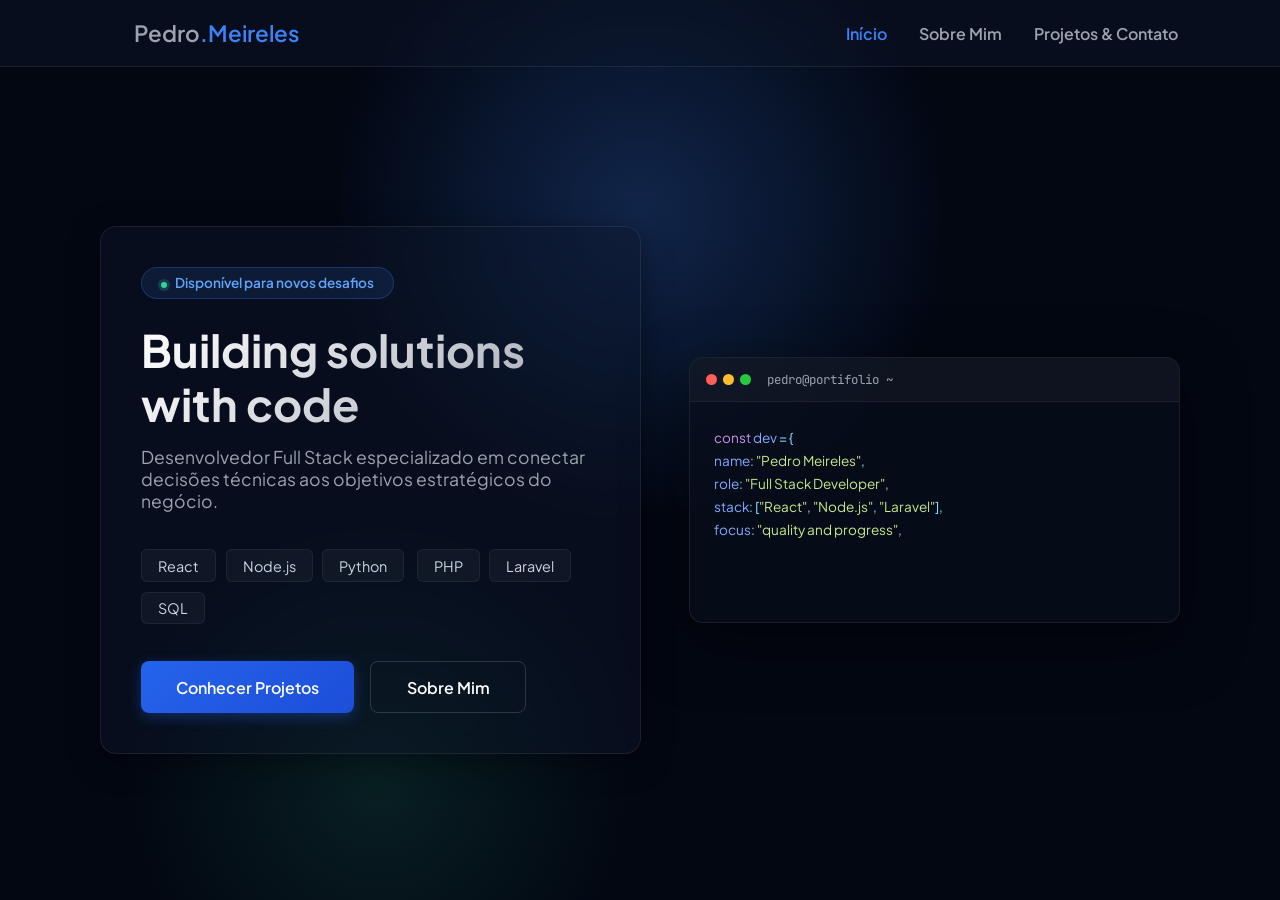
<file: index.html>
<!doctype html>
<html lang="pt-BR">
  <head>
    <meta charset="UTF-8" />
    <meta name="viewport" content="width=device-width, initial-scale=1.0" />
    <meta
      name="description"
      content="Pedro Meireles - Desenvolvedor Full Stack focado em React, Node.js e Laravel, unindo código a visão estratégica de negócio."
    />
    <title>Pedro Meireles - Dev Full Stack</title>
    <link rel="stylesheet" href="css/style.css" />
    <link
      rel="icon"
      href="data:image/svg+xml,%3Csvg xmlns='http://www.w3.org/2000/svg' viewBox='0 0 100 100'%3E%3Cdefs%3E%3ClinearGradient id='g' x1='0' y1='0' x2='1' y2='1'%3E%3Cstop offset='0' stop-color='%233b82f6'/%3E%3Cstop offset='1' stop-color='%2334d399'/%3E%3C/linearGradient%3E%3C/defs%3E%3Ccircle cx='50' cy='50' r='50' fill='url(%23g)'/%3E%3Ctext x='50' y='68' font-size='55' font-family='sans-serif' font-weight='700' fill='white' text-anchor='middle'%3EP%3C/text%3E%3C/svg%3E"
    />
    <link rel="preconnect" href="https://fonts.googleapis.com" />
    <link rel="preconnect" href="https://fonts.gstatic.com" crossorigin />
    <link
      href="https://fonts.googleapis.com/css2?family=Plus+Jakarta+Sans:wght@300;400;600;700&family=JetBrains+Mono:wght@400;500&display=swap"
      rel="stylesheet"
    />
  </head>
  <body>
    <div class="background-glow"></div>
    <div class="background-glow glow-secondary"></div>
    <div class="scroll-progress" id="scroll-progress"></div>

    <header class="glass-nav">
      <a href="index.html" class="logo">Pedro<span>.Meireles</span></a>
      <button
        id="nav-toggle"
        class="nav-toggle"
        aria-label="Abrir menu"
        aria-expanded="false"
        aria-controls="nav-menu"
      >
        <span></span><span></span><span></span>
      </button>
      <nav id="nav-menu">
        <a href="index.html" class="active">Início</a>
        <a href="sobre.html">Sobre Mim</a>
        <a href="projetos.html">Projetos & Contato</a>
      </nav>
    </header>

    <main class="container-center">
      <div class="hero-wrapper">
        <section class="glass-card hero-card">
          <span class="badge"
            ><span class="dot"></span>Disponível para novos desafios</span
          >
          <h1>Building solutions with code</h1>
          <p>
            Desenvolvedor Full Stack especializado em conectar decisões técnicas
            aos objetivos estratégicos do negócio.
          </p>
          <div class="tech-stack-tags">
            <span>React</span><span>Node.js</span><span>Python</span>
            <span>PHP</span><span>Laravel</span><span>SQL</span>
          </div>
          <div class="cta-wrapper">
            <button id="cta-btn" class="btn-primary">Conhecer Projetos</button>
            <a href="sobre.html" class="btn-ghost">Sobre Mim</a>
          </div>
        </section>

        <div class="terminal-mock reveal">
          <div class="terminal-header">
            <span class="tdot red"></span>
            <span class="tdot yellow"></span>
            <span class="tdot green"></span>
            <span class="tname">pedro@portifolio ~ </span>
          </div>
          <div class="terminal-body" id="terminal-body"></div>
        </div>
      </div>
    </main>

    <script src="js/script.js"></script>
  </body>
</html>
</file>
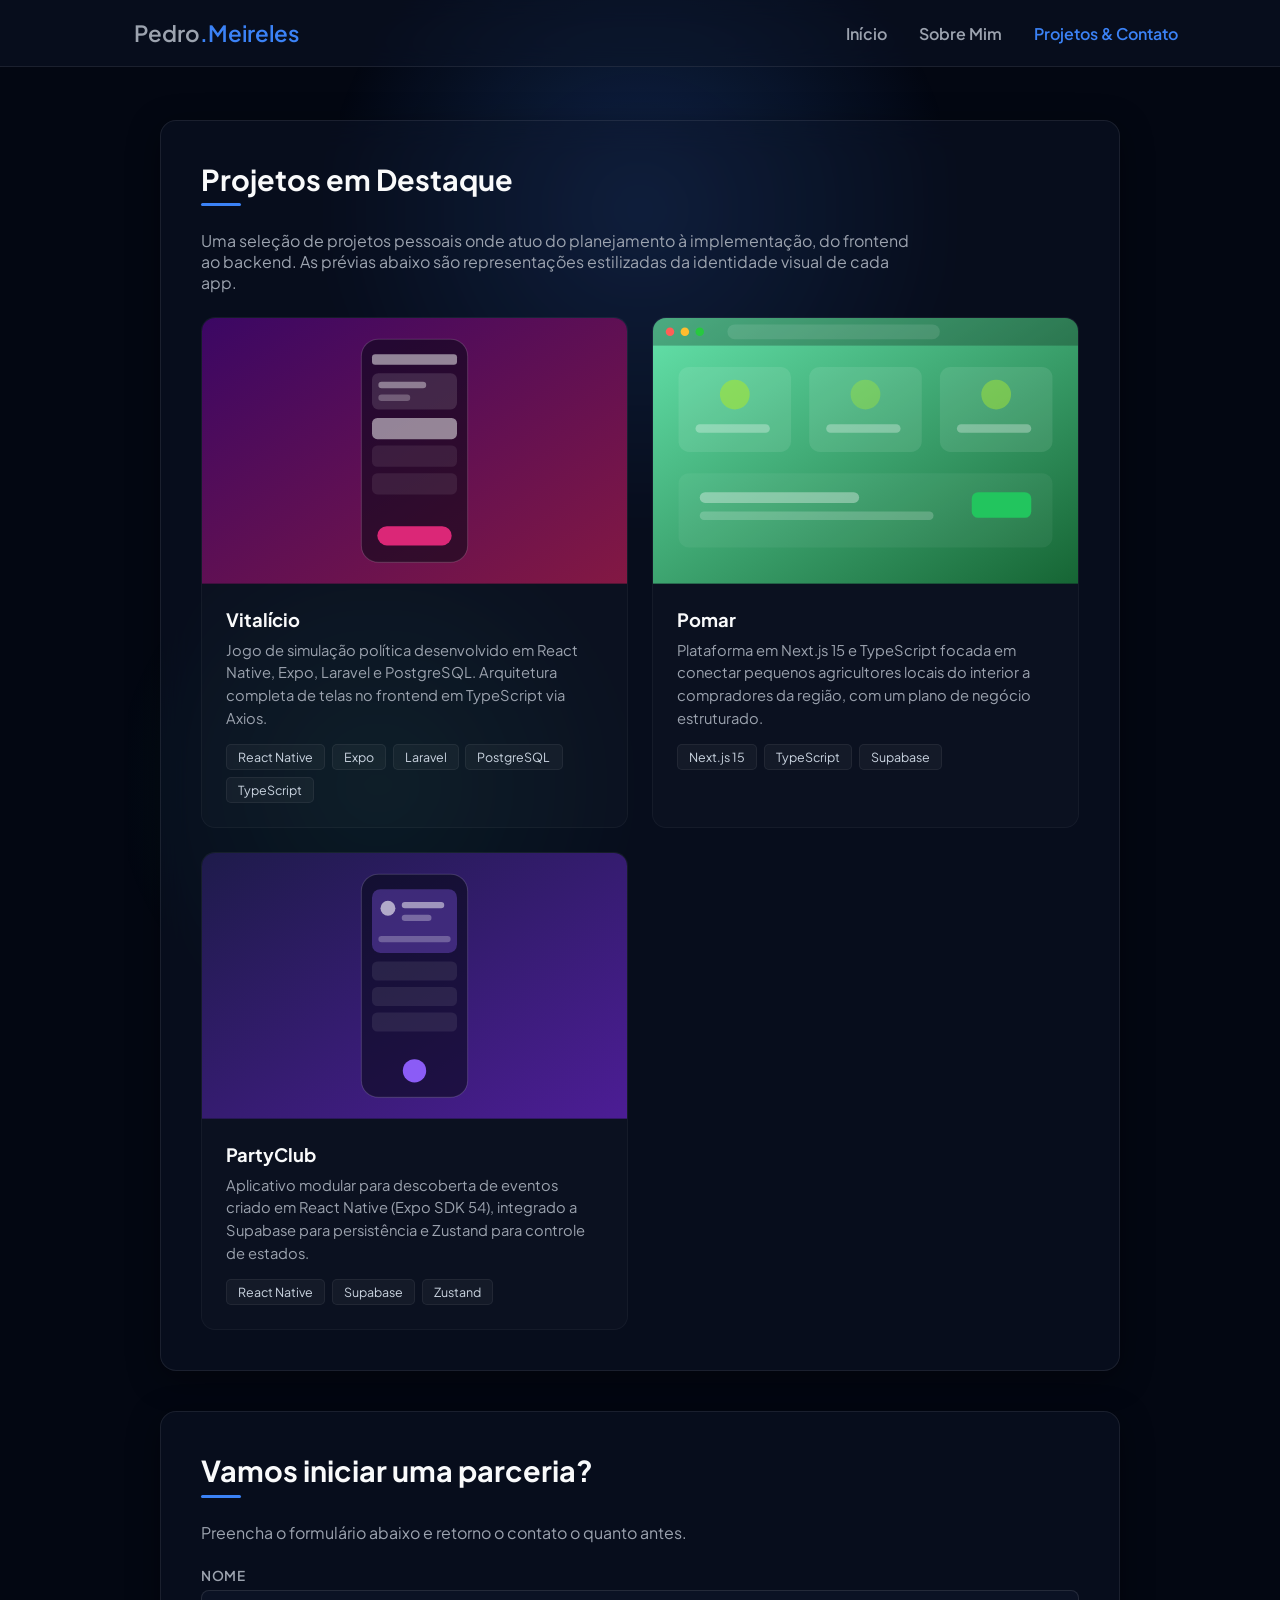
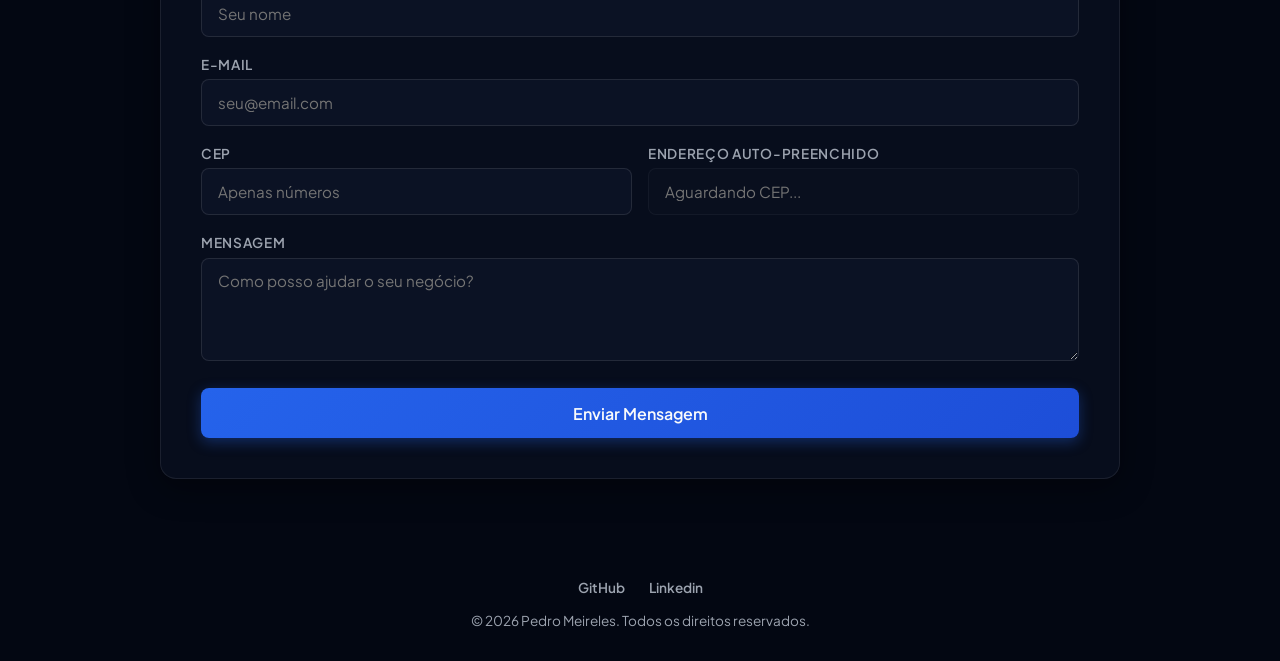
<file: projetos.html>
<!doctype html>
<html lang="pt-BR">
  <head>
    <meta charset="UTF-8" />
    <meta name="viewport" content="width=device-width, initial-scale=1.0" />
    <meta
      name="description"
      content="Projetos e formulário de contato de Pedro Meireles, desenvolvedor Full Stack."
    />
    <title>Projetos & Contato - Pedro Meireles</title>
    <link rel="stylesheet" href="css/style.css" />
    <link
      rel="icon"
      href="data:image/svg+xml,%3Csvg xmlns='http://www.w3.org/2000/svg' viewBox='0 0 100 100'%3E%3Cdefs%3E%3ClinearGradient id='g' x1='0' y1='0' x2='1' y2='1'%3E%3Cstop offset='0' stop-color='%233b82f6'/%3E%3Cstop offset='1' stop-color='%2334d399'/%3E%3C/linearGradient%3E%3C/defs%3E%3Ccircle cx='50' cy='50' r='50' fill='url(%23g)'/%3E%3Ctext x='50' y='68' font-size='55' font-family='sans-serif' font-weight='700' fill='white' text-anchor='middle'%3EP%3C/text%3E%3C/svg%3E"
    />
    <link rel="preconnect" href="https://fonts.googleapis.com" />
    <link rel="preconnect" href="https://fonts.gstatic.com" crossorigin />
    <link
      href="https://fonts.googleapis.com/css2?family=Plus+Jakarta+Sans:wght@300;400;600;700&family=JetBrains+Mono:wght@400;500&display=swap"
      rel="stylesheet"
    />
  </head>
  <body>
    <div class="background-glow"></div>
    <div class="background-glow glow-secondary"></div>
    <div class="scroll-progress" id="scroll-progress"></div>

    <header class="glass-nav">
      <a href="index.html" class="logo">Pedro<span>.Meireles</span></a>
      <button
        id="nav-toggle"
        class="nav-toggle"
        aria-label="Abrir menu"
        aria-expanded="false"
        aria-controls="nav-menu"
      >
        <span></span><span></span><span></span>
      </button>
      <nav id="nav-menu">
        <a href="index.html">Início</a>
        <a href="sobre.html">Sobre Mim</a>
        <a href="projetos.html" class="active">Projetos & Contato</a>
      </nav>
    </header>

    <main class="container-page">
      <section class="glass-card page-card reveal">
        <h2>Projetos em Destaque</h2>
        <p class="section-lead">
          Uma seleção de projetos pessoais onde atuo do planejamento à
          implementação, do frontend ao backend. As prévias abaixo são
          representações estilizadas da identidade visual de cada app.
        </p>
        <div class="projects-grid">
          <div class="project-mini-card">
            <svg
              class="project-visual"
              viewBox="0 0 400 250"
              xmlns="http://www.w3.org/2000/svg"
              preserveAspectRatio="xMidYMid slice"
            >
              <defs>
                <linearGradient id="gradVital" x1="0" y1="0" x2="1" y2="1">
                  <stop offset="0" stop-color="#3b0764" />
                  <stop offset="1" stop-color="#831843" />
                </linearGradient>
              </defs>
              <rect width="400" height="250" fill="url(#gradVital)" />
              <rect
                x="150"
                y="20"
                width="100"
                height="210"
                rx="16"
                fill="rgba(3,7,18,0.55)"
                stroke="rgba(255,255,255,0.15)"
              />
              <rect
                x="160"
                y="34"
                width="80"
                height="10"
                rx="3"
                fill="rgba(255,255,255,0.5)"
              />
              <rect
                x="160"
                y="52"
                width="80"
                height="34"
                rx="6"
                fill="rgba(255,255,255,0.12)"
              />
              <rect
                x="166"
                y="60"
                width="45"
                height="6"
                rx="3"
                fill="rgba(255,255,255,0.4)"
              />
              <rect
                x="166"
                y="72"
                width="30"
                height="6"
                rx="3"
                fill="rgba(255,255,255,0.25)"
              />
              <rect
                x="160"
                y="94"
                width="80"
                height="20"
                rx="5"
                fill="rgba(255,255,255,0.5)"
              />
              <rect
                x="160"
                y="120"
                width="80"
                height="20"
                rx="5"
                fill="rgba(255,255,255,0.08)"
              />
              <rect
                x="160"
                y="146"
                width="80"
                height="20"
                rx="5"
                fill="rgba(255,255,255,0.08)"
              />
              <rect
                x="165"
                y="196"
                width="70"
                height="18"
                rx="9"
                fill="#db2777"
              />
            </svg>
            <div class="project-body">
              <h3>Vitalício</h3>
              <p>
                Jogo de simulação política desenvolvido em React Native, Expo,
                Laravel e PostgreSQL. Arquitetura completa de telas no frontend
                em TypeScript via Axios.
              </p>
              <div class="project-stack">
                <span>React Native</span><span>Expo</span><span>Laravel</span>
                <span>PostgreSQL</span><span>TypeScript</span>
              </div>
            </div>
          </div>

          <div class="project-mini-card">
            <svg
              class="project-visual"
              viewBox="0 0 400 250"
              xmlns="http://www.w3.org/2000/svg"
              preserveAspectRatio="xMidYMid slice"
            >
              <defs>
                <linearGradient id="gradPomar" x1="0" y1="0" x2="1" y2="1">
                  <stop offset="0" stop-color="#64e3ab" />
                  <stop offset="1" stop-color="#166534" />
                </linearGradient>
              </defs>
              <rect width="400" height="250" fill="url(#gradPomar)" />
              <rect
                x="0"
                y="0"
                width="400"
                height="26"
                fill="rgba(0,0,0,0.25)"
              />
              <circle cx="16" cy="13" r="4" fill="#ff5f56" />
              <circle cx="30" cy="13" r="4" fill="#ffbd2e" />
              <circle cx="44" cy="13" r="4" fill="#27c93f" />
              <rect
                x="70"
                y="6"
                width="200"
                height="14"
                rx="7"
                fill="rgba(255,255,255,0.1)"
              />
              <rect
                x="24"
                y="46"
                width="106"
                height="80"
                rx="10"
                fill="rgba(255,255,255,0.09)"
              />
              <rect
                x="147"
                y="46"
                width="106"
                height="80"
                rx="10"
                fill="rgba(255,255,255,0.09)"
              />
              <rect
                x="270"
                y="46"
                width="106"
                height="80"
                rx="10"
                fill="rgba(255,255,255,0.09)"
              />
              <circle cx="77" cy="72" r="14" fill="rgba(163,230,53,0.6)" />
              <circle cx="200" cy="72" r="14" fill="rgba(163,230,53,0.4)" />
              <circle cx="323" cy="72" r="14" fill="rgba(163,230,53,0.5)" />
              <rect
                x="40"
                y="100"
                width="70"
                height="8"
                rx="4"
                fill="rgba(255,255,255,0.3)"
              />
              <rect
                x="163"
                y="100"
                width="70"
                height="8"
                rx="4"
                fill="rgba(255,255,255,0.3)"
              />
              <rect
                x="286"
                y="100"
                width="70"
                height="8"
                rx="4"
                fill="rgba(255,255,255,0.3)"
              />
              <rect
                x="24"
                y="146"
                width="352"
                height="70"
                rx="10"
                fill="rgba(255,255,255,0.05)"
              />
              <rect
                x="44"
                y="164"
                width="150"
                height="10"
                rx="5"
                fill="rgba(255,255,255,0.35)"
              />
              <rect
                x="44"
                y="182"
                width="220"
                height="8"
                rx="4"
                fill="rgba(255,255,255,0.2)"
              />
              <rect
                x="300"
                y="164"
                width="56"
                height="24"
                rx="6"
                fill="#22c55e"
              />
            </svg>
            <div class="project-body">
              <h3>Pomar</h3>
              <p>
                Plataforma em Next.js 15 e TypeScript focada em conectar
                pequenos agricultores locais do interior a compradores da
                região, com um plano de negócio estruturado.
              </p>
              <div class="project-stack">
                <span>Next.js 15</span><span>TypeScript</span
                ><span>Supabase</span>
              </div>
            </div>
          </div>

          <div class="project-mini-card">
            <svg
              class="project-visual"
              viewBox="0 0 400 250"
              xmlns="http://www.w3.org/2000/svg"
              preserveAspectRatio="xMidYMid slice"
            >
              <defs>
                <linearGradient id="gradParty" x1="0" y1="0" x2="1" y2="1">
                  <stop offset="0" stop-color="#1e1b4b" />
                  <stop offset="1" stop-color="#4c1d95" />
                </linearGradient>
              </defs>
              <rect width="400" height="250" fill="url(#gradParty)" />
              <rect
                x="150"
                y="20"
                width="100"
                height="210"
                rx="16"
                fill="rgba(3,7,18,0.55)"
                stroke="rgba(255,255,255,0.15)"
              />
              <rect
                x="160"
                y="34"
                width="80"
                height="60"
                rx="8"
                fill="rgba(139,92,246,0.35)"
              />
              <circle cx="175" cy="52" r="7" fill="rgba(255,255,255,0.6)" />
              <rect
                x="188"
                y="46"
                width="40"
                height="6"
                rx="3"
                fill="rgba(255,255,255,0.5)"
              />
              <rect
                x="188"
                y="58"
                width="28"
                height="6"
                rx="3"
                fill="rgba(255,255,255,0.3)"
              />
              <rect
                x="166"
                y="78"
                width="68"
                height="6"
                rx="3"
                fill="rgba(255,255,255,0.25)"
              />
              <rect
                x="160"
                y="102"
                width="80"
                height="18"
                rx="5"
                fill="rgba(255,255,255,0.08)"
              />
              <rect
                x="160"
                y="126"
                width="80"
                height="18"
                rx="5"
                fill="rgba(255,255,255,0.08)"
              />
              <rect
                x="160"
                y="150"
                width="80"
                height="18"
                rx="5"
                fill="rgba(255,255,255,0.08)"
              />
              <circle cx="200" cy="205" r="11" fill="#8b5cf6" />
            </svg>
            <div class="project-body">
              <h3>PartyClub</h3>
              <p>
                Aplicativo modular para descoberta de eventos criado em React
                Native (Expo SDK 54), integrado a Supabase para persistência e
                Zustand para controle de estados.
              </p>
              <div class="project-stack">
                <span>React Native</span><span>Supabase</span
                ><span>Zustand</span>
              </div>
            </div>
          </div>
        </div>
      </section>

      <section id="contato-section" class="glass-card page-card reveal">
        <h2>Vamos iniciar uma parceria?</h2>
        <p class="section-lead">
          Preencha o formulário abaixo e retorno o contato o quanto antes.
        </p>
        <form id="contact-form" novalidate>
          <div class="form-group">
            <label for="nome">Nome</label>
            <input type="text" id="nome" required placeholder="Seu nome" />
          </div>
          <div class="form-group">
            <label for="email">E-mail</label>
            <input
              type="email"
              id="email"
              required
              placeholder="seu@email.com"
            />
          </div>
          <div class="form-row">
            <div class="form-group">
              <label for="cep">CEP</label>
              <input
                type="text"
                id="cep"
                inputmode="numeric"
                maxlength="8"
                required
                placeholder="Apenas números"
              />
            </div>
            <div class="form-group flex-3">
              <label for="logradouro">Endereço Auto-Preenchido</label>
              <input
                type="text"
                id="logradouro"
                readonly
                placeholder="Aguardando CEP..."
              />
            </div>
          </div>
          <div class="form-group">
            <label for="mensagem">Mensagem</label>
            <textarea
              id="mensagem"
              rows="4"
              required
              placeholder="Como posso ajudar o seu negócio?"
            ></textarea>
          </div>
          <button type="submit" class="btn-submit">Enviar Mensagem</button>
          <div id="form-feedback" class="form-feedback" role="status"></div>
        </form>
      </section>
    </main>

    <footer class="site-footer">
      <div class="footer-links">
        <a
          href="https://github.com/opedromeireless"
          target="_blank"
          rel="noopener"
          >GitHub</a
        >
        <a
          href="https://www.linkedin.com/in/pedromeireles-it"
          target="_blank"
          rel="noopener"
          >Linkedin</a
        >
      </div>
      <p>&copy; 2026 Pedro Meireles. Todos os direitos reservados.</p>
    </footer>

    <script src="js/script.js"></script>
  </body>
</html>
</file>
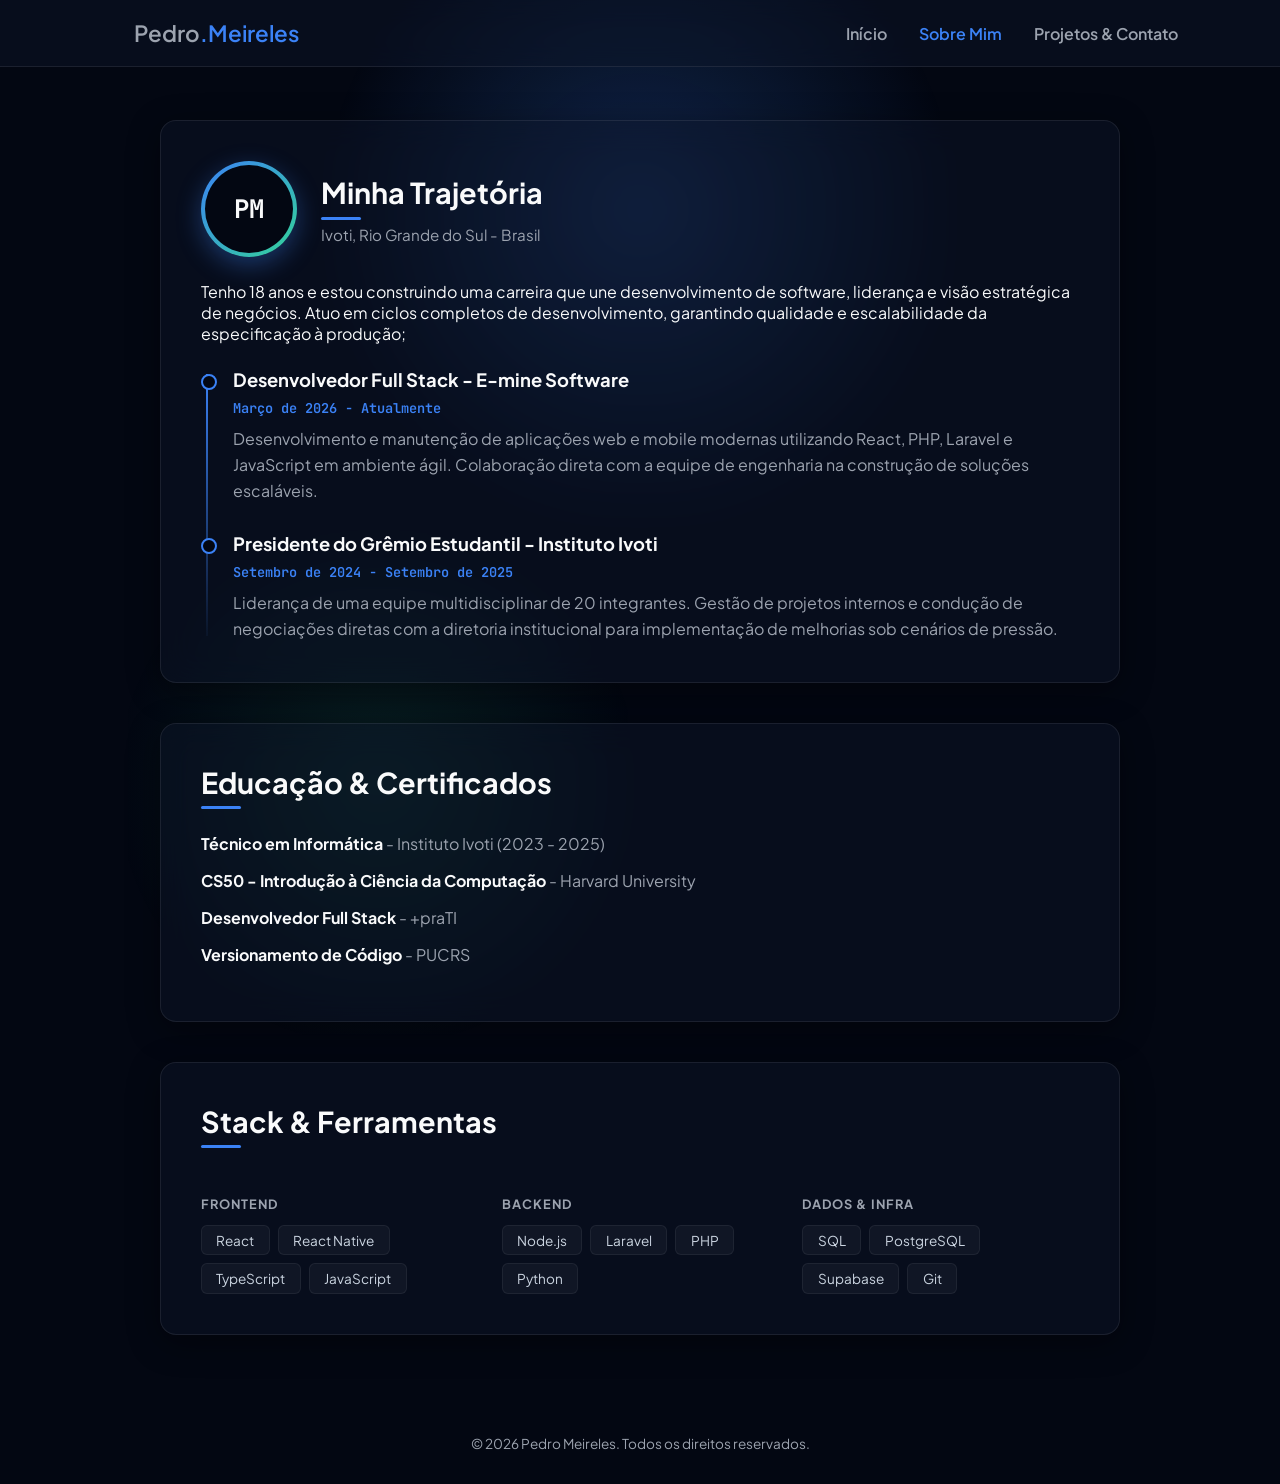
<file: sobre.html>
<!doctype html>
<head>
  <meta charset="UTF-8" />
  <meta name="viewport" content="width=device-width, initial-scale=1.0" />
  <meta
    name="description"
    content="Trajetória, experiência profissional e formação de Pedro Meireles, desenvolvedor Full Stack."
  />
  <title>Sobre Mim - Pedro Meireles</title>
  <link rel="stylesheet" href="css/style.css" />
  <link
    rel="icon"
    href="data:image/svg+xml,%3Csvg xmlns='http://www.w3.org/2000/svg' viewBox='0 0 100 100'%3E%3Cdefs%3E%3ClinearGradient id='g' x1='0' y1='0' x2='1' y2='1'%3E%3Cstop offset='0' stop-color='%233b82f6'/%3E%3Cstop offset='1' stop-color='%2334d399'/%3E%3C/linearGradient%3E%3C/defs%3E%3Ccircle cx='50' cy='50' r='50' fill='url(%23g)'/%3E%3Ctext x='50' y='68' font-size='55' font-family='sans-serif' font-weight='700' fill='white' text-anchor='middle'%3EP%3C/text%3E%3C/svg%3E"
  />
  <link rel="preconnect" href="https://fonts.googleapis.com" />
  <link rel="preconnect" href="https://fonts.gstatic.com" crossorigin />
  <link
    href="https://fonts.googleapis.com/css2?family=Plus+Jakarta+Sans:wght@300;400;600;700&family=JetBrains+Mono:wght@400;500&display=swap"
    rel="stylesheet"
  />
</head>
<body>
  <div class="background-glow"></div>
  <div class="background-glow glow-secondary"></div>
  <div class="scroll-progress" id="scroll-progress"></div>

  <header class="glass-nav">
    <a href="index.html" class="logo">Pedro<span>.Meireles</span></a>
    <button
      id="nav-toggle"
      class="nav-toggle"
      aria-label="Abrir menu"
      aria-expanded="false"
      aria-controls="nav-menu"
    >
      <span></span><span></span><span></span>
    </button>
    <nav id="nav-menu">
      <a href="index.html">Início</a>
      <a href="sobre.html" class="active">Sobre Mim</a>
      <a href="projetos.html">Projetos & Contato</a>
    </nav>
  </header>

  <main class="container-page">
    <section class="glass-card page-card reveal">
      <div class="profile-head">
        <div class="avatar-ring">
          <div class="avatar-inner">PM</div>
        </div>
        <div class="profile-meta">
          <h2>Minha Trajetória</h2>
          <p>Ivoti, Rio Grande do Sul - Brasil</p>
        </div>
      </div>
      <p>
        Tenho 18 anos e estou construindo uma carreira que une desenvolvimento
        de software, liderança e visão estratégica de negócios. Atuo em ciclos
        completos de desenvolvimento, garantindo qualidade e escalabilidade da
        especificação à produção;
      </p>

      <div class="timeline">
        <div class="timeline-item">
          <h3>Desenvolvedor Full Stack - E-mine Software</h3>
          <span>Março de 2026 - Atualmente</span>
          <p>
            Desenvolvimento e manutenção de aplicações web e mobile modernas
            utilizando React, PHP, Laravel e JavaScript em ambiente ágil.
            Colaboração direta com a equipe de engenharia na construção de
            soluções escaláveis.
          </p>
        </div>
        <div class="timeline-item">
          <h3>Presidente do Grêmio Estudantil - Instituto Ivoti</h3>
          <span>Setembro de 2024 - Setembro de 2025</span>
          <p>
            Liderança de uma equipe multidisciplinar de 20 integrantes. Gestão
            de projetos internos e condução de negociações diretas com a
            diretoria institucional para implementação de melhorias sob cenários
            de pressão.
          </p>
        </div>
      </div>
    </section>

    <section class="glass-card page-card reveal">
      <h2>Educação & Certificados</h2>
      <div class="education-list">
        <p>
          <strong>Técnico em Informática</strong> - Instituto Ivoti (2023 -
          2025)
        </p>
        <p>
          <strong>CS50 - Introdução à Ciência da Computação</strong> - Harvard
          University
        </p>
        <p><strong>Desenvolvedor Full Stack</strong> - +praTI</p>
        <p><strong>Versionamento de Código</strong> - PUCRS</p>
      </div>
    </section>

    <section class="glass-card page-card reveal">
      <h2>Stack & Ferramentas</h2>
      <div class="skills-groups">
        <div>
          <h4>Frontend</h4>
          <div class="tag-list">
            <span>React</span><span>React Native</span><span>TypeScript</span
            ><span>JavaScript</span>
          </div>
        </div>
        <div>
          <h4>Backend</h4>
          <div class="tag-list">
            <span>Node.js</span><span>Laravel</span><span>PHP</span
            ><span>Python</span>
          </div>
        </div>
        <div>
          <h4>Dados & Infra</h4>
          <div class="tag-list">
            <span>SQL</span><span>PostgreSQL</span><span>Supabase</span
            ><span>Git</span>
          </div>
        </div>
      </div>
    </section>
  </main>

  <footer class="site-footer">
    <p>&copy; 2026 Pedro Meireles. Todos os direitos reservados.</p>
  </footer>

  <script src="js/script.js"></script>
</body>
</file>
<file: css/style.css>
* {
  margin: 0;
  padding: 0;
  box-sizing: border-box;
  font-family: "Plus Jakarta Sans", sans-serif;
  scroll-behavior: smooth;
}

:root {
  --bg-main: #030712;
  --glass-bg: rgba(15, 23, 42, 0.45);
  --glass-border: rgba(255, 255, 255, 0.08);
  --text-main: #f9fafb;
  --text-muted: #9ca3af;
  --primary-blue: #3b82f6;
  --primary-hover: #1d4ed8;
  --accent-glow: rgba(59, 130, 246, 0.25);
  --accent-green: #34d399;
  --mono: "JetBrains Mono", monospace;
}

html {
  scroll-padding-top: 100px;
}

body {
  background-color: var(--bg-main);
  color: var(--text-main);
  min-height: 100vh;
  overflow-x: hidden;
  position: relative;
}

a:focus-visible,
button:focus-visible,
input:focus-visible,
textarea:focus-visible {
  outline: 2px solid var(--primary-blue);
  outline-offset: 3px;
}

.background-glow {
  position: fixed;
  top: -10%;
  left: 50%;
  transform: translateX(-50%);
  width: 600px;
  height: 600px;
  background: radial-gradient(
    circle,
    var(--accent-glow) 0%,
    rgba(0, 0, 0, 0) 75%
  );
  z-index: -1;
  pointer-events: none;
}

.background-glow.glow-secondary {
  top: auto;
  bottom: -15%;
  left: 10%;
  width: 500px;
  height: 500px;
  background: radial-gradient(
    circle,
    rgba(52, 211, 153, 0.12) 0%,
    rgba(0, 0, 0, 0) 75%
  );
  transform: none;
}

.scroll-progress {
  position: fixed;
  top: 0;
  left: 0;
  height: 2px;
  width: 0%;
  background: linear-gradient(90deg, var(--primary-blue), var(--accent-green));
  z-index: 1100;
  transition: width 0.1s ease-out;
}

.glass-nav {
  display: flex;
  justify-content: space-between;
  align-items: center;
  padding: 1.2rem 8%;
  background: var(--glass-bg);
  backdrop-filter: blur(12px);
  -webkit-backdrop-filter: blur(12px);
  border-bottom: 1px solid var(--glass-border);
  position: fixed;
  width: 100%;
  top: 0;
  z-index: 1000;
}

.logo {
  font-size: 1.4rem;
  font-weight: 700;
  color: var(--text-main);
  text-decoration: none;
  z-index: 1001;
}

.logo span {
  color: var(--primary-blue);
}

.glass-nav nav {
  display: flex;
  align-items: center;
}

.glass-nav a {
  color: var(--text-muted);
  text-decoration: none;
  margin-left: 2rem;
  font-weight: 600;
  transition: color 0.3s;
}

.glass-nav nav a:hover,
.glass-nav nav a.active {
  color: var(--primary-blue);
}

.nav-toggle {
  display: none;
  flex-direction: column;
  justify-content: center;
  gap: 5px;
  width: 32px;
  height: 32px;
  background: none;
  border: none;
  cursor: pointer;
  z-index: 1001;
}

.nav-toggle span {
  display: block;
  height: 2px;
  width: 100%;
  background: var(--text-main);
  border-radius: 2px;
  transition:
    transform 0.3s ease,
    opacity 0.3s ease;
}

.nav-toggle.is-open span:nth-child(1) {
  transform: translateY(7px) rotate(45deg);
}
.nav-toggle.is-open span:nth-child(2) {
  opacity: 0;
}
.nav-toggle.is-open span:nth-child(3) {
  transform: translateY(-7px) rotate(-45deg);
}

.container-center {
  min-height: 100vh;
  display: flex;
  align-items: center;
  justify-content: center;
  padding: 0 5%;
  padding-top: 80px;
}

.container-page {
  max-width: 1000px;
  margin: 0 auto;
  padding: 120px 20px 60px 20px;
  display: flex;
  flex-direction: column;
  gap: 2.5rem;
}

.glass-card {
  background: var(--glass-bg);
  backdrop-filter: blur(16px);
  -webkit-backdrop-filter: blur(16px);
  border: 1px solid var(--glass-border);
  box-shadow: 0 8px 32px 0 rgba(0, 0, 0, 0.4);
  border-radius: 16px;
  padding: 2.5rem;
  position: relative;
  overflow: hidden;
  isolation: isolate;
}

.glass-card::after {
  content: "";
  position: absolute;
  inset: 0;
  background: radial-gradient(
    340px circle at var(--mx, 50%) var(--my, 50%),
    rgba(255, 255, 255, 0.1),
    transparent 60%
  );
  opacity: 0;
  transition: opacity 0.35s ease;
  pointer-events: none;
  z-index: -1;
}

.glass-card:hover::after {
  opacity: 1;
}

.hero-wrapper {
  max-width: 1080px;
  width: 100%;
  display: grid;
  grid-template-columns: 1.1fr 1fr;
  gap: 3rem;
  align-items: center;
}

.hero-card {
  text-align: left;
}

.badge {
  background: rgba(59, 130, 246, 0.12);
  color: #60a5fa;
  border: 1px solid rgba(59, 130, 246, 0.25);
  padding: 0.4rem 1.2rem;
  border-radius: 50px;
  font-size: 0.85rem;
  font-weight: 600;
  display: inline-block;
  margin-bottom: 1.5rem;
}

.badge .dot {
  display: inline-block;
  width: 6px;
  height: 6px;
  border-radius: 50%;
  background: var(--accent-green);
  margin-right: 0.5rem;
  box-shadow: 0 0 0 3px rgba(52, 211, 153, 0.2);
}

h1 {
  font-size: 2.8rem;
  font-weight: 700;
  line-height: 1.2;
  margin-bottom: 1rem;
  background: linear-gradient(135deg, #ffffff 0%, #9ca3af 100%);
  -webkit-background-clip: text;
  -webkit-text-fill-color: transparent;
}

.hero-card p {
  color: var(--text-muted);
  font-size: 1.1rem;
  margin-bottom: 2rem;
  max-width: 46ch;
}

.tech-stack-tags {
  margin-bottom: 2rem;
  margin-left: -0.3rem;
}

.tech-stack-tags span {
  background: rgba(255, 255, 255, 0.04);
  border: 1px solid rgba(255, 255, 255, 0.06);
  padding: 0.4rem 1rem;
  border-radius: 6px;
  font-size: 0.9rem;
  margin: 0.3rem;
  color: #cbd5e1;
  display: inline-block;
}

.cta-wrapper {
  display: flex;
  gap: 1rem;
  flex-wrap: wrap;
}

.btn-primary,
.btn-submit {
  background: linear-gradient(135deg, #2563eb 0%, #1d4ed8 100%);
  color: var(--text-main);
  border: none;
  padding: 0.9rem 2.2rem;
  font-size: 1rem;
  font-weight: 600;
  border-radius: 8px;
  cursor: pointer;
  box-shadow: 0 4px 14px rgba(37, 99, 235, 0.35);
  transition:
    transform 0.2s,
    box-shadow 0.2s,
    opacity 0.2s;
}

.btn-ghost {
  background: transparent;
  color: var(--text-main);
  border: 1px solid rgba(255, 255, 255, 0.15);
  padding: 0.9rem 2.2rem;
  font-size: 1rem;
  font-weight: 600;
  border-radius: 8px;
  cursor: pointer;
  text-decoration: none;
  display: inline-flex;
  align-items: center;
  transition:
    border-color 0.2s,
    background 0.2s;
}

.btn-ghost:hover {
  border-color: var(--primary-blue);
  background: rgba(59, 130, 246, 0.08);
}

.btn-primary:hover,
.btn-submit:hover {
  transform: translateY(-2px);
  box-shadow: 0 6px 20px rgba(37, 99, 235, 0.5);
}

.btn-primary:disabled,
.btn-submit:disabled {
  opacity: 0.6;
  cursor: not-allowed;
  transform: none;
}

.terminal-mock {
  background: rgba(9, 14, 27, 0.75);
  border: 1px solid rgba(255, 255, 255, 0.08);
  border-radius: 14px;
  box-shadow: 0 20px 60px rgba(0, 0, 0, 0.5);
  overflow: hidden;
}

.terminal-header {
  display: flex;
  align-items: center;
  gap: 0.4rem;
  padding: 0.8rem 1rem;
  background: rgba(255, 255, 255, 0.03);
  border-bottom: 1px solid rgba(255, 255, 255, 0.06);
}

.terminal-header .tdot {
  width: 11px;
  height: 11px;
  border-radius: 50%;
}
.terminal-header .tdot.red {
  background: #ff5f56;
}
.terminal-header .tdot.yellow {
  background: #ffbd2e;
}
.terminal-header .tdot.green {
  background: #27c93f;
}

.terminal-header span.tname {
  margin-left: 0.6rem;
  font-size: 0.78rem;
  color: var(--text-muted);
  font-family: var(--mono);
}

.terminal-body {
  padding: 1.5rem;
  font-family: var(--mono);
  font-size: 0.85rem;
  line-height: 1.7;
  color: #d1d5db;
  min-height: 220px;
}

.terminal-body .tk {
  color: #c792ea;
}
.terminal-body .tprop {
  color: #82aaff;
}
.terminal-body .tstr {
  color: #c3e88d;
}
.terminal-body .tpunc {
  color: #89ddff;
}

.terminal-cursor {
  display: inline-block;
  width: 7px;
  height: 1rem;
  background: var(--primary-blue);
  vertical-align: middle;
  margin-left: 2px;
  animation: blink 1s step-end infinite;
}

@keyframes blink {
  0%,
  100% {
    opacity: 1;
  }
  50% {
    opacity: 0;
  }
}

.avatar-ring {
  width: 96px;
  height: 96px;
  border-radius: 50%;
  background: linear-gradient(135deg, var(--primary-blue), var(--accent-green));
  display: flex;
  align-items: center;
  justify-content: center;
  flex-shrink: 0;
  box-shadow: 0 8px 24px rgba(59, 130, 246, 0.35);
}

.avatar-ring .avatar-inner {
  width: 88px;
  height: 88px;
  border-radius: 50%;
  background: var(--bg-main);
  display: flex;
  align-items: center;
  justify-content: center;
  font-family: var(--mono);
  font-weight: 700;
  font-size: 1.6rem;
  color: var(--text-main);
}

.profile-head {
  display: flex;
  align-items: center;
  gap: 1.5rem;
  margin-bottom: 1.5rem;
}

.profile-head .profile-meta h2 {
  margin-bottom: 0.3rem;
}

.profile-head .profile-meta p {
  color: var(--text-muted);
  font-size: 0.95rem;
}

h2 {
  font-size: 1.8rem;
  margin-bottom: 1.5rem;
  color: var(--text-main);
  position: relative;
  display: inline-block;
}

h2::after {
  content: "";
  display: block;
  width: 40px;
  height: 3px;
  background-color: var(--primary-blue);
  margin-top: 0.4rem;
  border-radius: 2px;
}

.section-lead {
  color: var(--text-muted);
  margin-bottom: 1.5rem;
  max-width: 60ch;
}

.timeline {
  position: relative;
  margin-top: 1.5rem;
  padding-left: 2rem;
}

.timeline::before {
  content: "";
  position: absolute;
  left: 5px;
  top: 6px;
  bottom: 6px;
  width: 2px;
  background: linear-gradient(
    180deg,
    var(--primary-blue),
    rgba(59, 130, 246, 0.05)
  );
}

.timeline-item {
  position: relative;
  padding-bottom: 1.8rem;
}

.timeline-item:last-child {
  padding-bottom: 0;
}

.timeline-item::before {
  content: "";
  position: absolute;
  left: -2rem;
  top: 6px;
  width: 12px;
  height: 12px;
  border-radius: 50%;
  background: var(--bg-main);
  border: 2px solid var(--primary-blue);
}

.timeline-item h3 {
  font-size: 1.15rem;
  margin-bottom: 0.3rem;
}

.timeline-item span {
  font-size: 0.85rem;
  color: var(--primary-blue);
  font-weight: 600;
  display: inline-block;
  margin-bottom: 0.6rem;
  font-family: var(--mono);
}

.timeline-item p {
  color: var(--text-muted);
  line-height: 1.6;
}

.education-list p {
  margin-bottom: 1rem;
  color: var(--text-muted);
}

.education-list strong {
  color: var(--text-main);
}

.skills-groups {
  display: grid;
  grid-template-columns: repeat(auto-fit, minmax(220px, 1fr));
  gap: 1.5rem;
  margin-top: 1.5rem;
}

.skills-groups h4 {
  font-size: 0.8rem;
  text-transform: uppercase;
  letter-spacing: 0.08em;
  color: var(--text-muted);
  margin-bottom: 0.8rem;
}

.skills-groups .tag-list {
  display: flex;
  flex-wrap: wrap;
  gap: 0.5rem;
}

.skills-groups .tag-list span {
  background: rgba(255, 255, 255, 0.04);
  border: 1px solid rgba(255, 255, 255, 0.06);
  padding: 0.35rem 0.9rem;
  border-radius: 6px;
  font-size: 0.85rem;
  color: #cbd5e1;
}

.projects-grid {
  display: grid;
  grid-template-columns: repeat(auto-fit, minmax(280px, 1fr));
  gap: 1.5rem;
  margin-top: 1.5rem;
}

.project-mini-card {
  background: rgba(255, 255, 255, 0.02);
  border: 1px solid rgba(255, 255, 255, 0.04);
  border-radius: 14px;
  overflow: hidden;
  transition:
    border-color 0.3s,
    transform 0.15s ease-out;
  transform-style: preserve-3d;
  will-change: transform;
}

.project-mini-card:hover {
  border-color: rgba(59, 130, 246, 0.3);
}

.project-visual {
  width: 100%;
  aspect-ratio: 16 / 10;
  display: block;
}

.project-body {
  padding: 1.5rem;
}

.project-mini-card h3 {
  font-size: 1.15rem;
  margin-bottom: 0.5rem;
}

.project-mini-card p {
  color: var(--text-muted);
  font-size: 0.92rem;
  line-height: 1.55;
}

.project-mini-card .project-stack {
  margin-top: 0.9rem;
  display: flex;
  flex-wrap: wrap;
  gap: 0.4rem;
}

.project-mini-card .project-stack span {
  background: rgba(255, 255, 255, 0.04);
  border: 1px solid rgba(255, 255, 255, 0.06);
  padding: 0.25rem 0.7rem;
  border-radius: 5px;
  font-size: 0.78rem;
  color: #cbd5e1;
}

.exp-item {
  background: rgba(255, 255, 255, 0.02);
  border: 1px solid rgba(255, 255, 255, 0.04);
  padding: 1.8rem;
  border-radius: 12px;
}

#contact-form {
  margin-top: 1.5rem;
}

.form-group {
  display: flex;
  flex-direction: column;
  margin-bottom: 1.2rem;
}

.form-row {
  display: flex;
  gap: 1rem;
}
.form-row .form-group {
  flex: 1;
}
.flex-1 {
  flex: 1;
}
.flex-3 {
  flex: 3;
}

label {
  font-size: 0.85rem;
  font-weight: 600;
  margin-bottom: 0.4rem;
  color: var(--text-muted);
  text-transform: uppercase;
  letter-spacing: 0.05em;
}

input,
textarea {
  background: rgba(15, 23, 42, 0.6);
  border: 1px solid rgba(255, 255, 255, 0.1);
  border-radius: 8px;
  padding: 0.8rem 1rem;
  color: var(--text-main);
  font-size: 0.95rem;
  outline: none;
  transition:
    border-color 0.3s,
    box-shadow 0.3s;
}

input:focus,
textarea:focus {
  border-color: var(--primary-blue);
  box-shadow: 0 0 0 2px rgba(59, 130, 246, 0.2);
}

input[readonly] {
  background: rgba(255, 255, 255, 0.01);
  color: var(--text-muted);
  border-color: rgba(255, 255, 255, 0.04);
  cursor: not-allowed;
}

.btn-submit {
  width: 100%;
  margin-top: 0.5rem;
}

.form-feedback {
  margin-top: 1rem;
  padding: 0.9rem 1.1rem;
  border-radius: 8px;
  font-size: 0.9rem;
  display: none;
}

.form-feedback.is-visible {
  display: block;
}

.form-feedback.success {
  background: rgba(52, 211, 153, 0.1);
  border: 1px solid rgba(52, 211, 153, 0.3);
  color: #6ee7b7;
}

.form-feedback.error {
  background: rgba(248, 113, 113, 0.1);
  border: 1px solid rgba(248, 113, 113, 0.3);
  color: #fca5a5;
}

.reveal {
  opacity: 0;
  transform: translateY(24px);
  transition:
    opacity 0.6s ease,
    transform 0.6s ease;
}

.reveal.is-visible {
  opacity: 1;
  transform: translateY(0);
}

@media (prefers-reduced-motion: reduce) {
  .reveal {
    opacity: 1;
    transform: none;
    transition: none;
  }
  .project-mini-card {
    transform: none !important;
  }
  * {
    scroll-behavior: auto !important;
  }
}

.site-footer {
  text-align: center;
  padding: 2.5rem 5% 2rem;
  color: var(--text-muted);
  font-size: 0.85rem;
}

.site-footer .footer-links {
  display: flex;
  justify-content: center;
  gap: 1.5rem;
  margin-bottom: 1rem;
}

.site-footer a {
  color: var(--text-muted);
  text-decoration: none;
  font-weight: 600;
  transition: color 0.3s;
}

.site-footer a:hover {
  color: var(--primary-blue);
}

@media (max-width: 900px) {
  .hero-wrapper {
    grid-template-columns: 1fr;
    text-align: center;
  }
  .hero-card {
    text-align: center;
  }
  .hero-card p {
    margin-left: auto;
    margin-right: auto;
  }
  .cta-wrapper {
    justify-content: center;
  }
  .terminal-mock {
    max-width: 480px;
    margin: 0 auto;
  }
}

@media (max-width: 768px) {
  .nav-toggle {
    display: flex;
  }

  .glass-nav nav {
    position: fixed;
    top: 0;
    right: 0;
    height: 100vh;
    width: min(75vw, 300px);
    background: rgba(3, 7, 18, 0.97);
    backdrop-filter: blur(16px);
    flex-direction: column;
    align-items: flex-start;
    justify-content: center;
    gap: 1.5rem;
    padding: 2rem;
    transform: translateX(100%);
    transition: transform 0.35s ease;
  }

  .glass-nav nav.is-open {
    transform: translateX(0);
  }
  .glass-nav nav a {
    margin-left: 0;
    font-size: 1.1rem;
  }

  h1 {
    font-size: 2.1rem;
  }

  .container-page {
    padding: 100px 16px 40px;
    gap: 1.75rem;
  }
  .glass-card {
    padding: 1.6rem;
  }
  .form-row {
    flex-direction: column;
    gap: 0;
  }
  .profile-head {
    flex-direction: column;
    text-align: center;
  }
}
</file>
